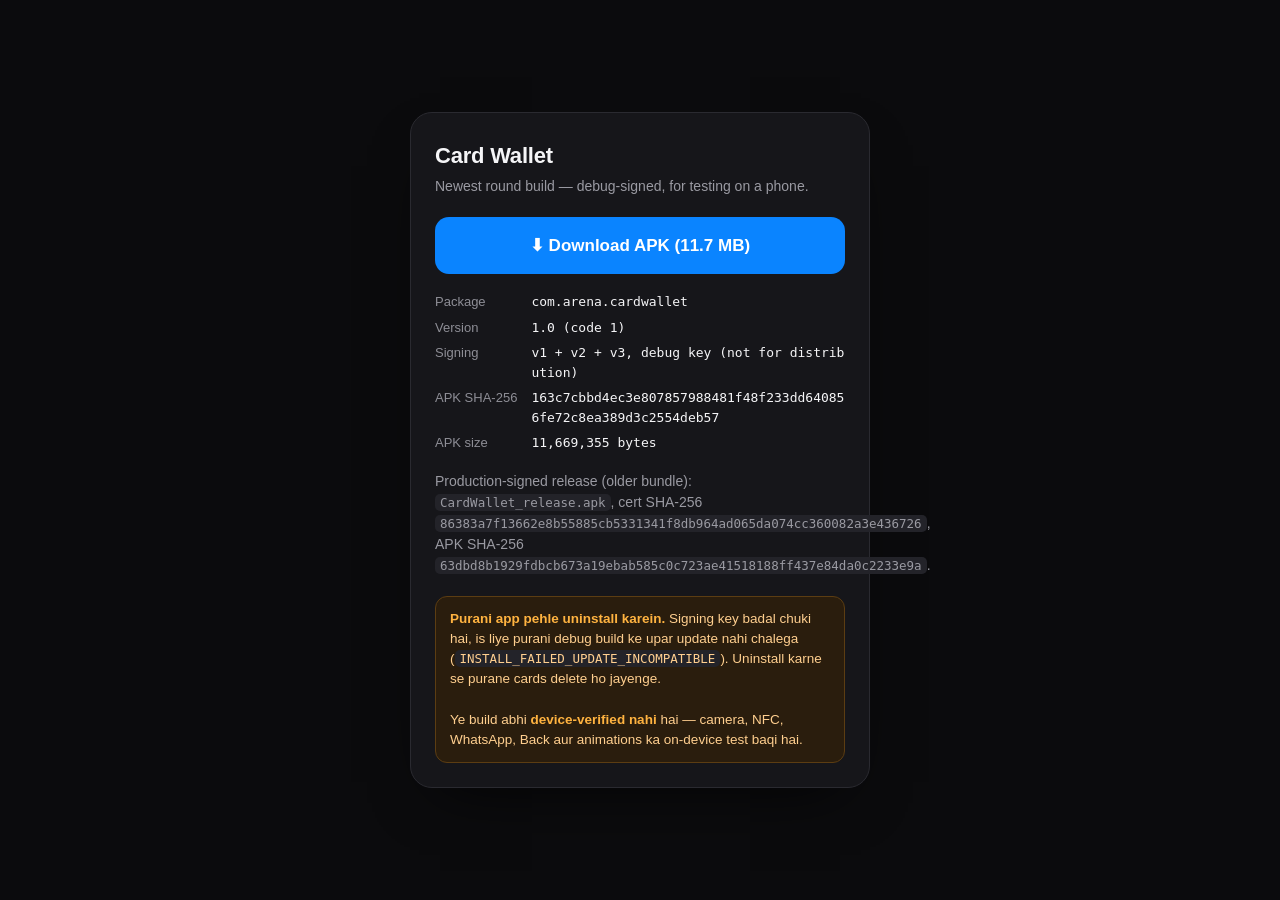
<file: download/index.html>
<!doctype html>
<html lang="en">
<head>
<meta charset="utf-8" />
<meta name="viewport" content="width=device-width, initial-scale=1" />
<title>Card Wallet — release APK</title>
<style>
  :root { color-scheme: light dark; }
  * { box-sizing: border-box; }
  body {
    margin: 0; min-height: 100vh; display: flex; align-items: center; justify-content: center;
    padding: 24px; background: #0b0b0d; color: #f5f5f7;
    font: 16px/1.5 -apple-system, BlinkMacSystemFont, "Segoe UI", Roboto, sans-serif;
  }
  .card {
    width: 100%; max-width: 460px; background: #16161a; border: 1px solid #2a2a30;
    border-radius: 22px; padding: 26px 24px 24px; box-shadow: 0 24px 60px -30px rgba(0,0,0,.9);
  }
  h1 { margin: 0 0 4px; font-size: 22px; letter-spacing: -.01em; }
  .sub { margin: 0 0 20px; color: #9a9aa2; font-size: 14px; }
  a.dl {
    display: block; text-align: center; text-decoration: none; background: #0a84ff; color: #fff;
    font-weight: 650; font-size: 17px; padding: 16px; border-radius: 14px; margin-bottom: 18px;
  }
  a.dl:active { opacity: .8; }
  dl { display: grid; grid-template-columns: auto 1fr; gap: 6px 14px; margin: 0 0 18px; font-size: 13px; }
  dt { color: #8e8e96; white-space: nowrap; }
  dd { margin: 0; word-break: break-all; font-family: ui-monospace, SFMono-Regular, Menlo, monospace; }
  .warn {
    background: #2a1d0d; border: 1px solid #5c3d12; color: #ffcf8f;
    border-radius: 12px; padding: 12px 14px; font-size: 13.5px;
  }
  .warn b { color: #ffb340; }
  code { background: #232329; padding: 1px 5px; border-radius: 5px; font-size: 12.5px; }
</style>
</head>
<body>
  <div class="card">
    <h1>Card Wallet</h1>
    <p class="sub">Newest round build — debug-signed, for testing on a phone.</p>

    <a class="dl" href="https://github.com/umarmajee8/Wallet-cards/raw/main/CardWallet_bottom_centered.apk" download>⬇ Download APK (11.7 MB)</a>

    <dl>
      <dt>Package</dt><dd>com.arena.cardwallet</dd>
      <dt>Version</dt><dd>1.0 (code 1)</dd>
      <dt>Signing</dt><dd>v1 + v2 + v3, debug key (not for distribution)</dd>
      <dt>APK SHA-256</dt><dd>163c7cbbd4ec3e807857988481f48f233dd640856fe72c8ea389d3c2554deb57</dd>
      <dt>APK size</dt><dd>11,669,355 bytes</dd>
    </dl>
    <p class="sub">Production-signed release (older bundle): <code>CardWallet_release.apk</code>,
    cert SHA-256 <code>86383a7f13662e8b55885cb5331341f8db964ad065da074cc360082a3e436726</code>,
    APK SHA-256 <code>63dbd8b1929fdbcb673a19ebab585c0c723ae41518188ff437e84da0c2233e9a</code>.</p>

    <div class="warn">
      <b>Purani app pehle uninstall karein.</b> Signing key badal chuki hai, is liye
      purani debug build ke upar update nahi chalega
      (<code>INSTALL_FAILED_UPDATE_INCOMPATIBLE</code>). Uninstall karne se purane
      cards delete ho jayenge.
      <br /><br />
      Ye build abhi <b>device-verified nahi</b> hai — camera, NFC, WhatsApp, Back aur
      animations ka on-device test baqi hai.
    </div>
  </div>
</body>
</html>
</file>
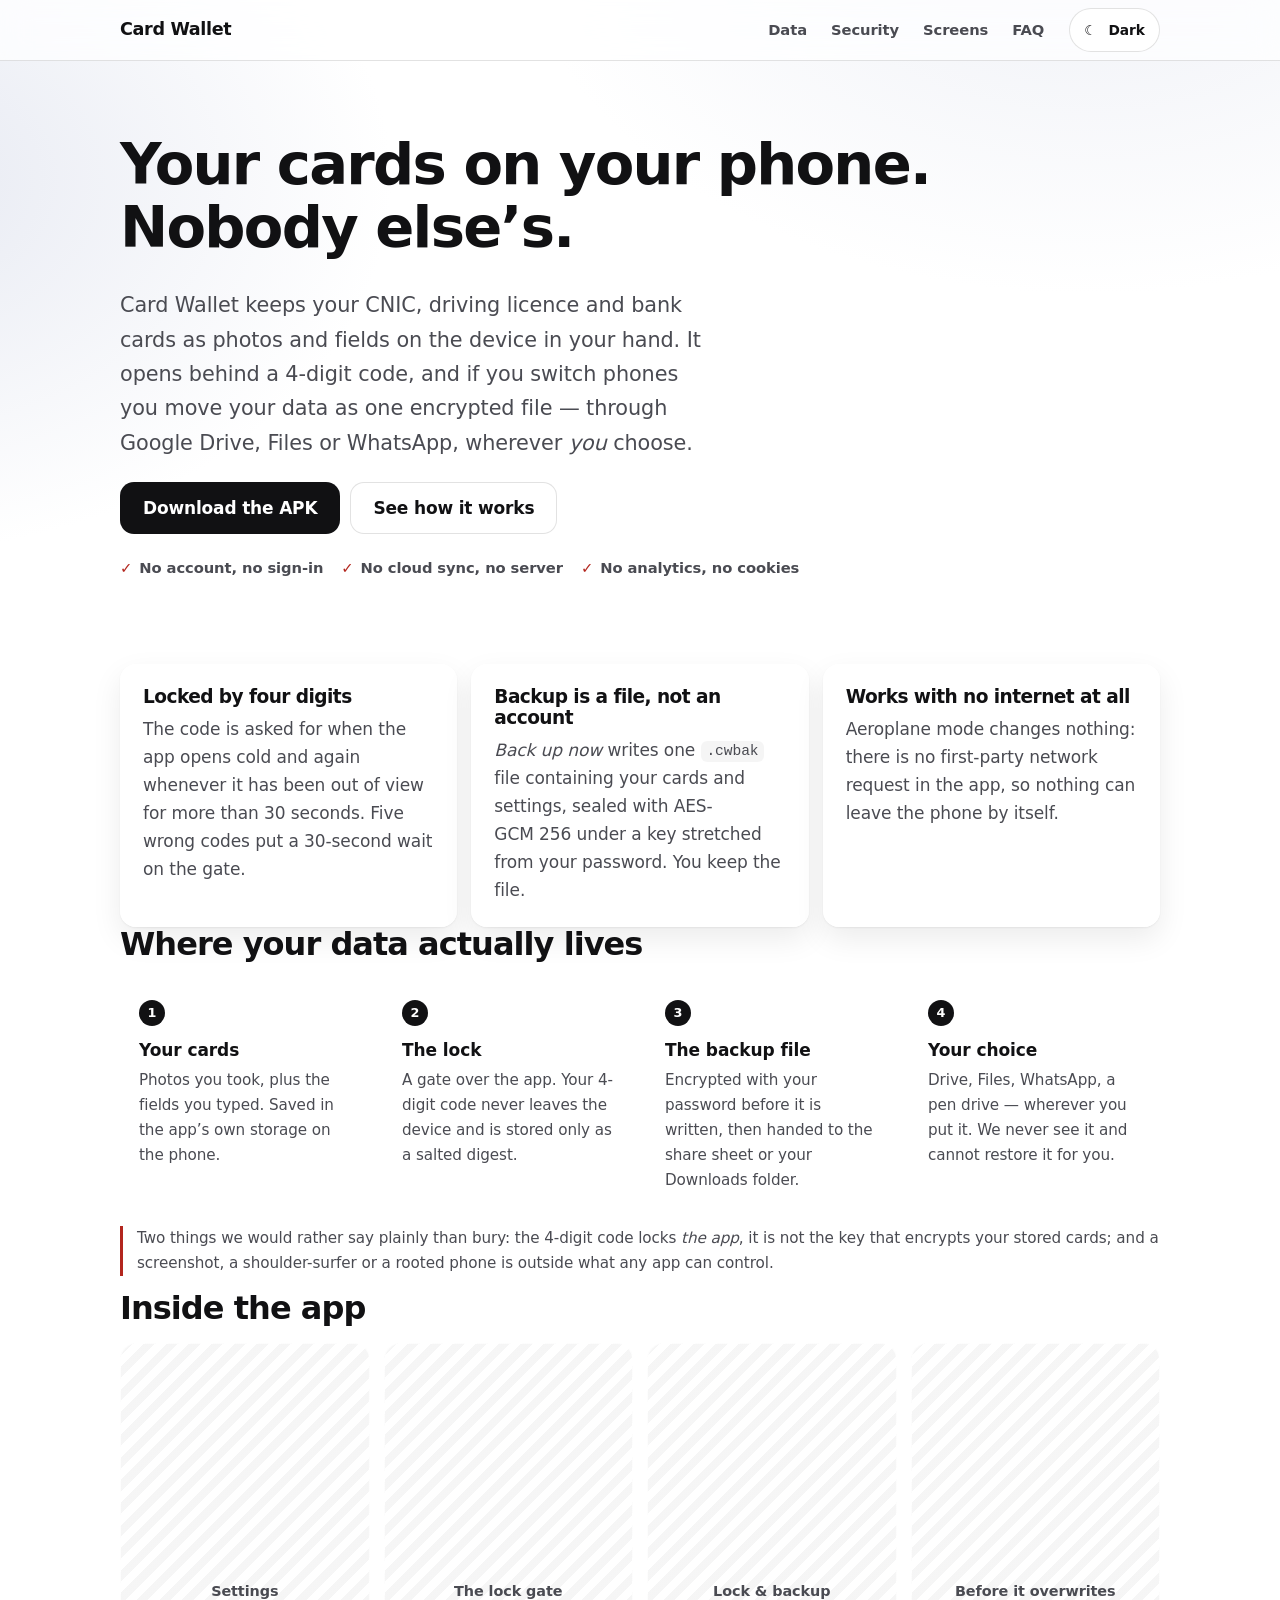
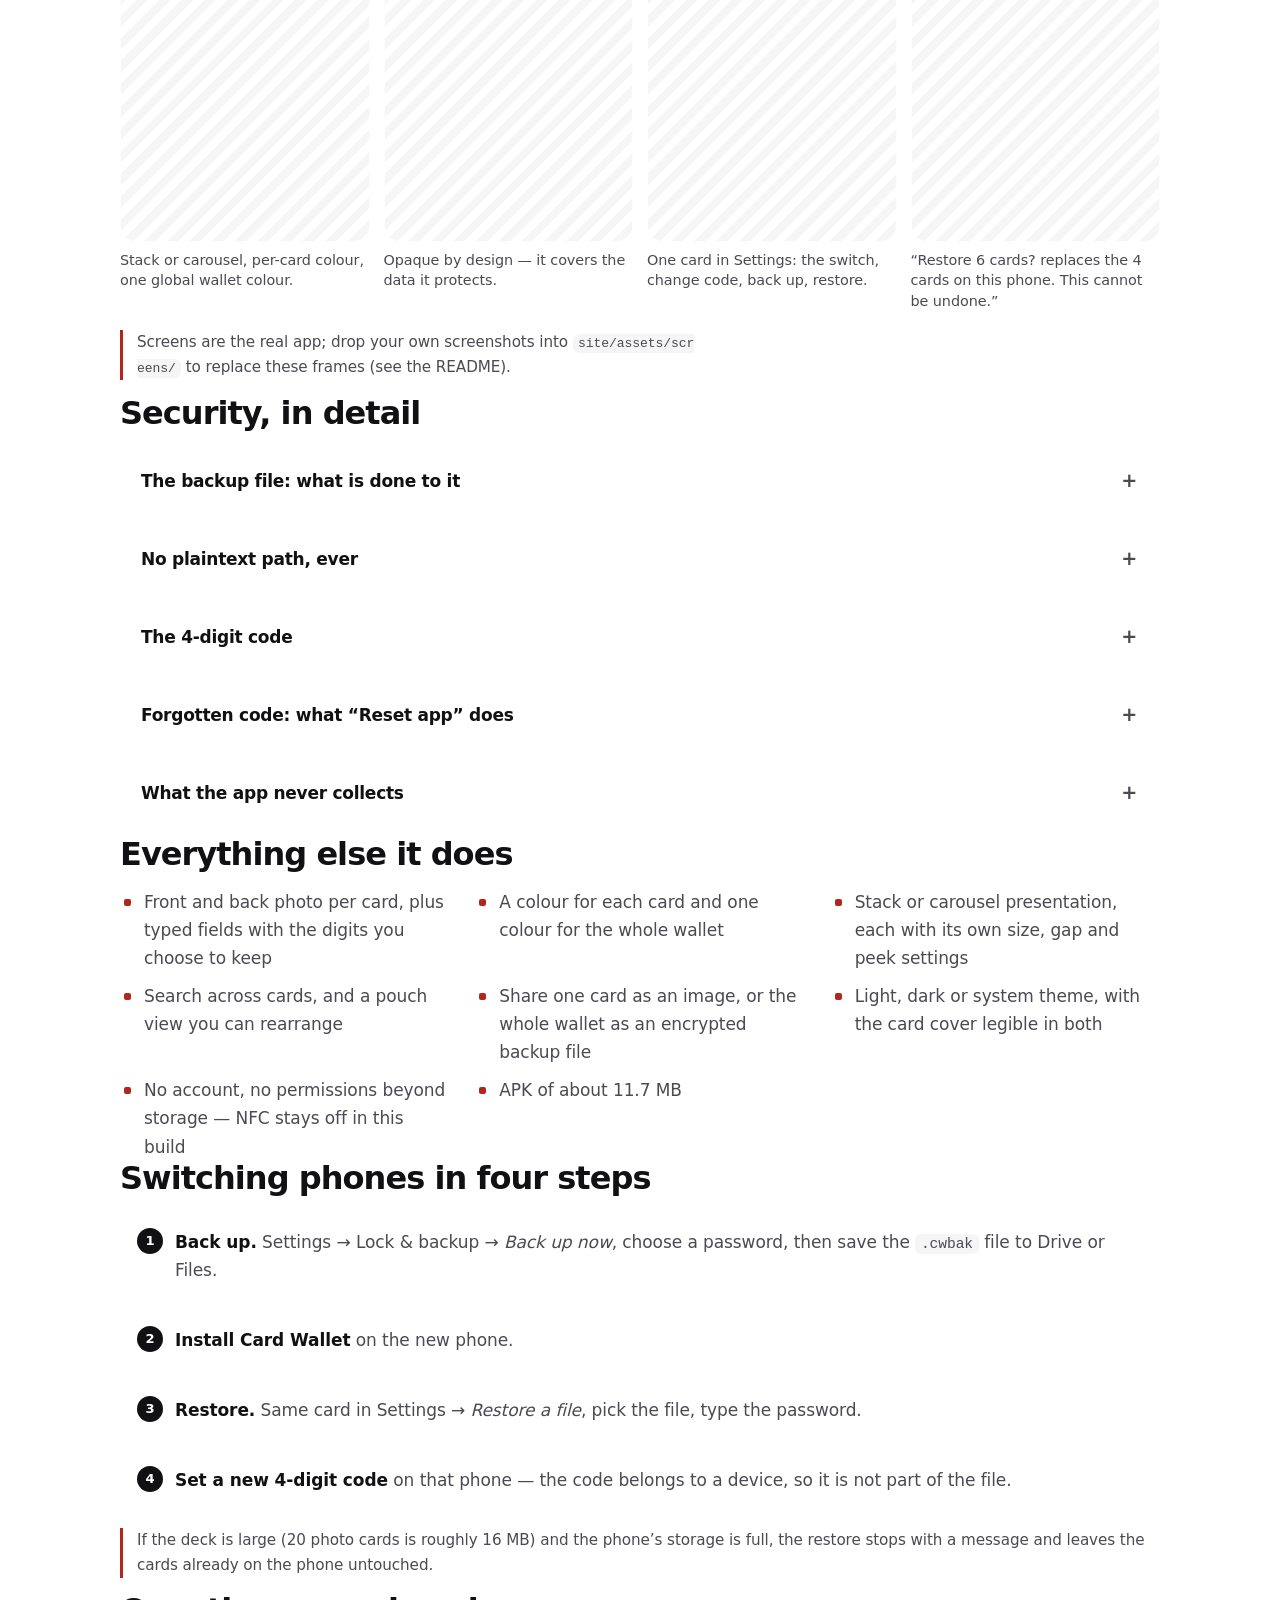
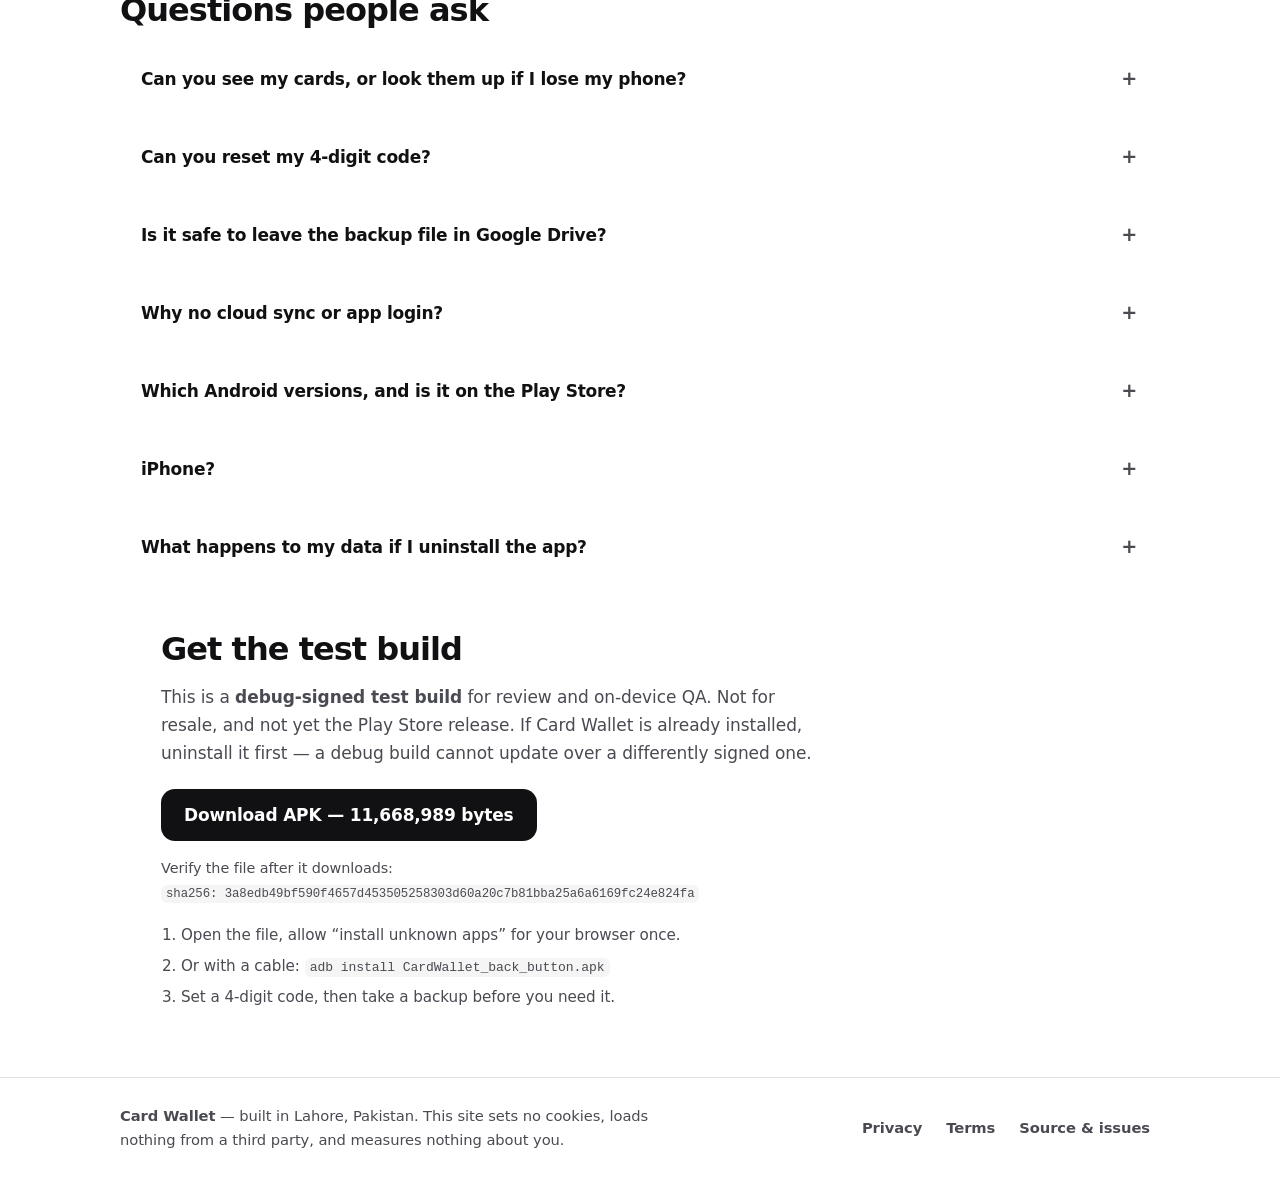
<file: site/index.html>
<!doctype html>
<html lang="en" data-theme="auto">
<head>
<meta charset="utf-8">
<meta name="viewport" content="width=device-width, initial-scale=1">
<title>Card Wallet — your cards on your phone, nobody else's</title>
<meta name="description" content="An offline Android wallet for your CNIC, licence and bank cards. A 4-digit app lock, encrypted backup files you keep yourself, no account and no cloud sync.">
<meta name="theme-color" content="#ffffff" media="(prefers-color-scheme: light)">
<meta name="theme-color" content="#0b0b0d" media="(prefers-color-scheme: dark)">
<link rel="canonical" href="https://umarmajee8.github.io/Wallet-cards/">
<link rel="icon" href="./assets/favicon.svg" type="image/svg+xml">
<link rel="stylesheet" href="./assets/site.css">
<meta property="og:type" content="website">
<meta property="og:site_name" content="Card Wallet">
<meta property="og:title" content="Card Wallet — your cards on your phone, nobody else's">
<meta property="og:description" content="Offline card and ID wallet for Android. 4-digit lock, encrypted backup file you keep yourself. No account, no cloud, no trackers.">
<meta property="og:url" content="https://umarmajee8.github.io/Wallet-cards/">
<meta property="og:image" content="https://umarmajee8.github.io/Wallet-cards/assets/og.png">
<meta name="twitter:card" content="summary_large_image">
<script>try{var m=localStorage.getItem("cw-site-theme");if(m==="dark"||(!m&&matchMedia("(prefers-color-scheme: dark)").matches))document.documentElement.classList.add("dark")}catch(e){}</script>
<script type="application/ld+json">
{
  "@context": "https://schema.org",
  "@type": "SoftwareApplication",
  "name": "Card Wallet",
  "applicationCategory": "FinanceApplication",
  "operatingSystem": "Android",
  "description": "An offline Android wallet for identity and bank cards, with a 4-digit app lock and user-held encrypted backup files. No account, no cloud sync, no analytics.",
  "url": "https://umarmajee8.github.io/Wallet-cards/",
  "downloadUrl": "https://github.com/umarmajee8/Wallet-cards/raw/main/CardWallet_back_button.apk",
  "fileSize": "11668989",
  "isAccessibleForFree": true,
  "offers": { "@type": "Offer", "price": "0", "priceCurrency": "PKR" }
}
</script>
</head>
<body>
<a class="skip" href="#main">Skip to content</a>

<header class="bar">
  <div class="wrap bar-in">
    <span class="wordmark">Card Wallet</span>
    <nav aria-label="Sections">
      <a href="#how">Data</a>
      <a href="#security">Security</a>
      <a href="#screens">Screens</a>
      <a href="#faq">FAQ</a>
    </nav>
    <button class="theme" id="themeBtn" type="button" aria-pressed="false">
      <span class="t-lab">Dark</span>
    </button>
  </div>
</header>

<main id="main">
  <section class="hero">
    <div class="wrap">
      <h1>Your cards on your phone.<br>Nobody else&rsquo;s.</h1>
      <p class="lede">Card Wallet keeps your CNIC, driving licence and bank cards as photos and fields on
        the device in your hand. It opens behind a 4-digit code, and if you switch phones you move your data
        as one encrypted file &mdash; through Google Drive, Files or WhatsApp, wherever <em>you</em> choose.</p>
      <div class="cta">
        <a class="btn primary" href="https://github.com/umarmajee8/Wallet-cards/raw/main/CardWallet_back_button.apk">Download the APK</a>
        <a class="btn" href="#how">See how it works</a>
      </div>
      <ul class="assur">
        <li>No account, no sign-in</li>
        <li>No cloud sync, no server</li>
        <li>No analytics, no cookies</li>
      </ul>
    </div>
  </section>

  <section class="wrap trio" id="features">
    <article class="card">
      <h2>Locked by four digits</h2>
      <p>The code is asked for when the app opens cold and again whenever it has been out of view for more
        than 30&nbsp;seconds. Five wrong codes put a 30-second wait on the gate.</p>
    </article>
    <article class="card">
      <h2>Backup is a file, not an account</h2>
      <p><em>Back up now</em> writes one <code>.cwbak</code> file containing your cards and settings, sealed
        with AES-GCM&nbsp;256 under a key stretched from your password. You keep the file.</p>
    </article>
    <article class="card">
      <h2>Works with no internet at all</h2>
      <p>Aeroplane mode changes nothing: there is no first-party network request in the app, so nothing can
        leave the phone by itself.</p>
    </article>
  </section>

  <section class="wrap flow" id="how">
    <h2>Where your data actually lives</h2>
    <ol class="steps-flow">
      <li><span class="n">1</span><strong>Your cards</strong><p>Photos you took, plus the fields you typed.
        Saved in the app&rsquo;s own storage on the phone.</p></li>
      <li><span class="n">2</span><strong>The lock</strong><p>A gate over the app. Your 4-digit code never
        leaves the device and is stored only as a salted digest.</p></li>
      <li><span class="n">3</span><strong>The backup file</strong><p>Encrypted with your password before it is
        written, then handed to the share sheet or your Downloads folder.</p></li>
      <li><span class="n">4</span><strong>Your choice</strong><p>Drive, Files, WhatsApp, a pen drive &mdash;
        wherever you put it. We never see it and cannot restore it for you.</p></li>
    </ol>
    <p class="note">Two things we would rather say plainly than bury: the 4-digit code locks <em>the app</em>,
      it is not the key that encrypts your stored cards; and a screenshot, a shoulder-surfer or a rooted phone
      is outside what any app can control.</p>
  </section>

  <section class="wrap screens" id="screens" aria-labelledby="screens-h">
    <h2 id="screens-h">Inside the app</h2>
    <div class="shots">
      <figure class="shot"><span class="ph" role="img" aria-label="Screenshot placeholder: the card pouch with three cards stacked">Settings</span><figcaption>Stack or carousel, per-card colour, one global wallet colour.</figcaption></figure>
      <figure class="shot"><span class="ph" role="img" aria-label="Screenshot placeholder: the 4-digit lock gate">The lock gate</span><figcaption>Opaque by design &mdash; it covers the data it protects.</figcaption></figure>
      <figure class="shot"><span class="ph" role="img" aria-label="Screenshot placeholder: the Lock and backup card in Settings">Lock &amp; backup</span><figcaption>One card in Settings: the switch, change code, back up, restore.</figcaption></figure>
      <figure class="shot"><span class="ph" role="img" aria-label="Screenshot placeholder: the restore confirmation dialog">Before it overwrites</span><figcaption>&ldquo;Restore 6 cards? replaces the 4 cards on this phone. This cannot be undone.&rdquo;</figcaption></figure>
    </div>
    <p class="note">Screens are the real app; drop your own screenshots into
      <code>site/assets/screens/</code> to replace these frames (see the README).</p>
  </section>

  <section class="wrap sec" id="security">
    <h2>Security, in detail</h2>
    <details>
      <summary>The backup file: what is done to it</summary>
      <p>Cards and settings are serialised, then encrypted with <strong>AES-GCM, 256-bit key</strong>. The key
        comes from your password through <strong>PBKDF2-SHA256, 150,000 rounds</strong> with a random salt; the
        salt, IV, algorithm and round count travel inside the file so any future version can open it. The
        password itself is never stored, so a lost backup password cannot be recovered &mdash; by us or by
        anyone else.</p>
    </details>
    <details>
      <summary>No plaintext path, ever</summary>
      <p>If a device cannot provide secure encryption, the app <strong>refuses to export</strong> and tells you
        why (its WebView needs updating). It will not quietly downgrade to an unencrypted file. A file without an
        encrypted block is refused on the way back in, for the same reason.</p>
    </details>
    <details>
      <summary>The 4-digit code</summary>
      <p>Stored on the device as a random salt plus a 600-round SHA-256 digest &mdash; never as the digits, and
        never in the backup file. That is why restoring on a new phone leaves the lock off: a new phone has to
        choose its own code. The digest is deliberately cheap so the gate does not delay the first frame on a
        slow phone; treat the code as a lock on the app, not as encryption of the stored data.</p>
    </details>
    <details>
      <summary>Forgotten code: what &ldquo;Reset app&rdquo; does</summary>
      <p>After five wrong codes the gate offers <em>Reset app</em>. It asks twice, says what it will erase, and
        then clears every card and setting on the phone. There is no backdoor and no support override by design
        &mdash; a hidden way in would be a hole for everybody else too. Your cards come back only if you have a
        backup file.</p>
    </details>
    <details>
      <summary>What the app never collects</summary>
      <p>No name, phone number, email, address book, location, analytics identifier or crash reporter. Card data
        is not uploaded. CVV and PIN are not asked for and not stored &mdash; the field is deliberately absent
        from the editor.</p>
    </details>
  </section>

  <section class="wrap feats">
    <h2>Everything else it does</h2>
    <ul>
      <li>Front and back photo per card, plus typed fields with the digits you choose to keep</li>
      <li>A colour for each card and one colour for the whole wallet</li>
      <li>Stack or carousel presentation, each with its own size, gap and peek settings</li>
      <li>Search across cards, and a pouch view you can rearrange</li>
      <li>Share one card as an image, or the whole wallet as an encrypted backup file</li>
      <li>Light, dark or system theme, with the card cover legible in both</li>
      <li>No account, no permissions beyond storage &mdash; NFC stays off in this build</li>
      <li>APK of about 11.7&nbsp;MB</li>
    </ul>
  </section>

  <section class="wrap swap">
    <h2>Switching phones in four steps</h2>
    <ol class="steps">
      <li><strong>Back up.</strong> Settings &rarr; Lock &amp; backup &rarr; <em>Back up now</em>, choose a
        password, then save the <code>.cwbak</code> file to Drive or Files.</li>
      <li><strong>Install Card Wallet</strong> on the new phone.</li>
      <li><strong>Restore.</strong> Same card in Settings &rarr; <em>Restore a file</em>, pick the file, type the
        password.</li>
      <li><strong>Set a new 4-digit code</strong> on that phone &mdash; the code belongs to a device, so it is not
        part of the file.</li>
    </ol>
    <p class="note">If the deck is large (20 photo cards is roughly 16&nbsp;MB) and the phone&rsquo;s storage is
      full, the restore stops with a message and leaves the cards already on the phone untouched.</p>
  </section>

  <section class="wrap faq" id="faq">
    <h2>Questions people ask</h2>
    <details>
      <summary>Can you see my cards, or look them up if I lose my phone?</summary>
      <p>No. There is no server behind the app, so there is nothing for us to look in.</p>
    </details>
    <details>
      <summary>Can you reset my 4-digit code?</summary>
      <p>No, and that is not us being unhelpful &mdash; the code is checked against a value on your phone only, so
        any way in for support would also be a way in for an attacker. You can turn the lock off in Settings as
        long as you can get in.</p>
    </details>
    <details>
      <summary>Is it safe to leave the backup file in Google Drive?</summary>
      <p>The file is encrypted with your password before it is written, so the copy in Drive is unreadable
        without that password. Treat the password as part of the backup: lose it and the file is useless.</p>
    </details>
    <details>
      <summary>Why no cloud sync or app login?</summary>
      <p>Sync means somebody&rsquo;s server holds your ID photos and an account to break into. A file you keep
        yourself is smaller trouble: nothing leaves the phone unless you send it, and you can delete or move it
        whenever you like.</p>
    </details>
    <details>
      <summary>Which Android versions, and is it on the Play Store?</summary>
      <p>Right now it is a directly installed APK of about 11.7&nbsp;MB; the store listing has not happened yet.
        The minimum Android version is set by <code>minSdkVersion</code> in the Android project and will be stated
        on the store page.</p>
    </details>
    <details>
      <summary>iPhone?</summary>
      <p>Not today. The app is built as an Android package.</p>
    </details>
    <details>
      <summary>What happens to my data if I uninstall the app?</summary>
      <p>It is removed with the app&rsquo;s storage, which is exactly why the backup file exists. Take the backup
        before you uninstall &mdash; system backup (<code>allowBackup</code>) is switched off in the manifest so
        card data is not copied to Google&rsquo;s storage behind your back.</p>
    </details>
  </section>

  <section class="wrap get" id="download">
    <div class="glass get-in">
      <h2>Get the test build</h2>
      <p>This is a <strong>debug-signed test build</strong> for review and on-device QA. Not for resale, and not
        yet the Play Store release. If Card Wallet is already installed, uninstall it first &mdash; a debug build
        cannot update over a differently signed one.</p>
      <div class="cta">
        <a class="btn primary" href="https://github.com/umarmajee8/Wallet-cards/raw/main/CardWallet_back_button.apk">Download APK &mdash; 11,668,989 bytes</a>
      </div>
      <p class="hash">Verify the file after it downloads:<br>
        <code>sha256: 3a8edb49bf590f4657d453505258303d60a20c7b81bba25a6a6169fc24e824fa</code></p>
      <ol class="install">
        <li>Open the file, allow &ldquo;install unknown apps&rdquo; for your browser once.</li>
        <li>Or with a cable: <code>adb install CardWallet_back_button.apk</code></li>
        <li>Set a 4-digit code, then take a backup before you need it.</li>
      </ol>
    </div>
  </section>
</main>

<footer class="foot">
  <div class="wrap foot-in">
    <p><strong>Card Wallet</strong> &mdash; built in Lahore, Pakistan. This site sets no cookies, loads nothing
      from a third party, and measures nothing about you.</p>
    <nav aria-label="Site">
      <a href="./privacy.html">Privacy</a>
      <a href="./terms.html">Terms</a>
      <a href="https://github.com/umarmajee8/Wallet-cards">Source &amp; issues</a>
    </nav>
  </div>
</footer>
<script src="./assets/site.js" defer></script>
</body>
</html>
</file>
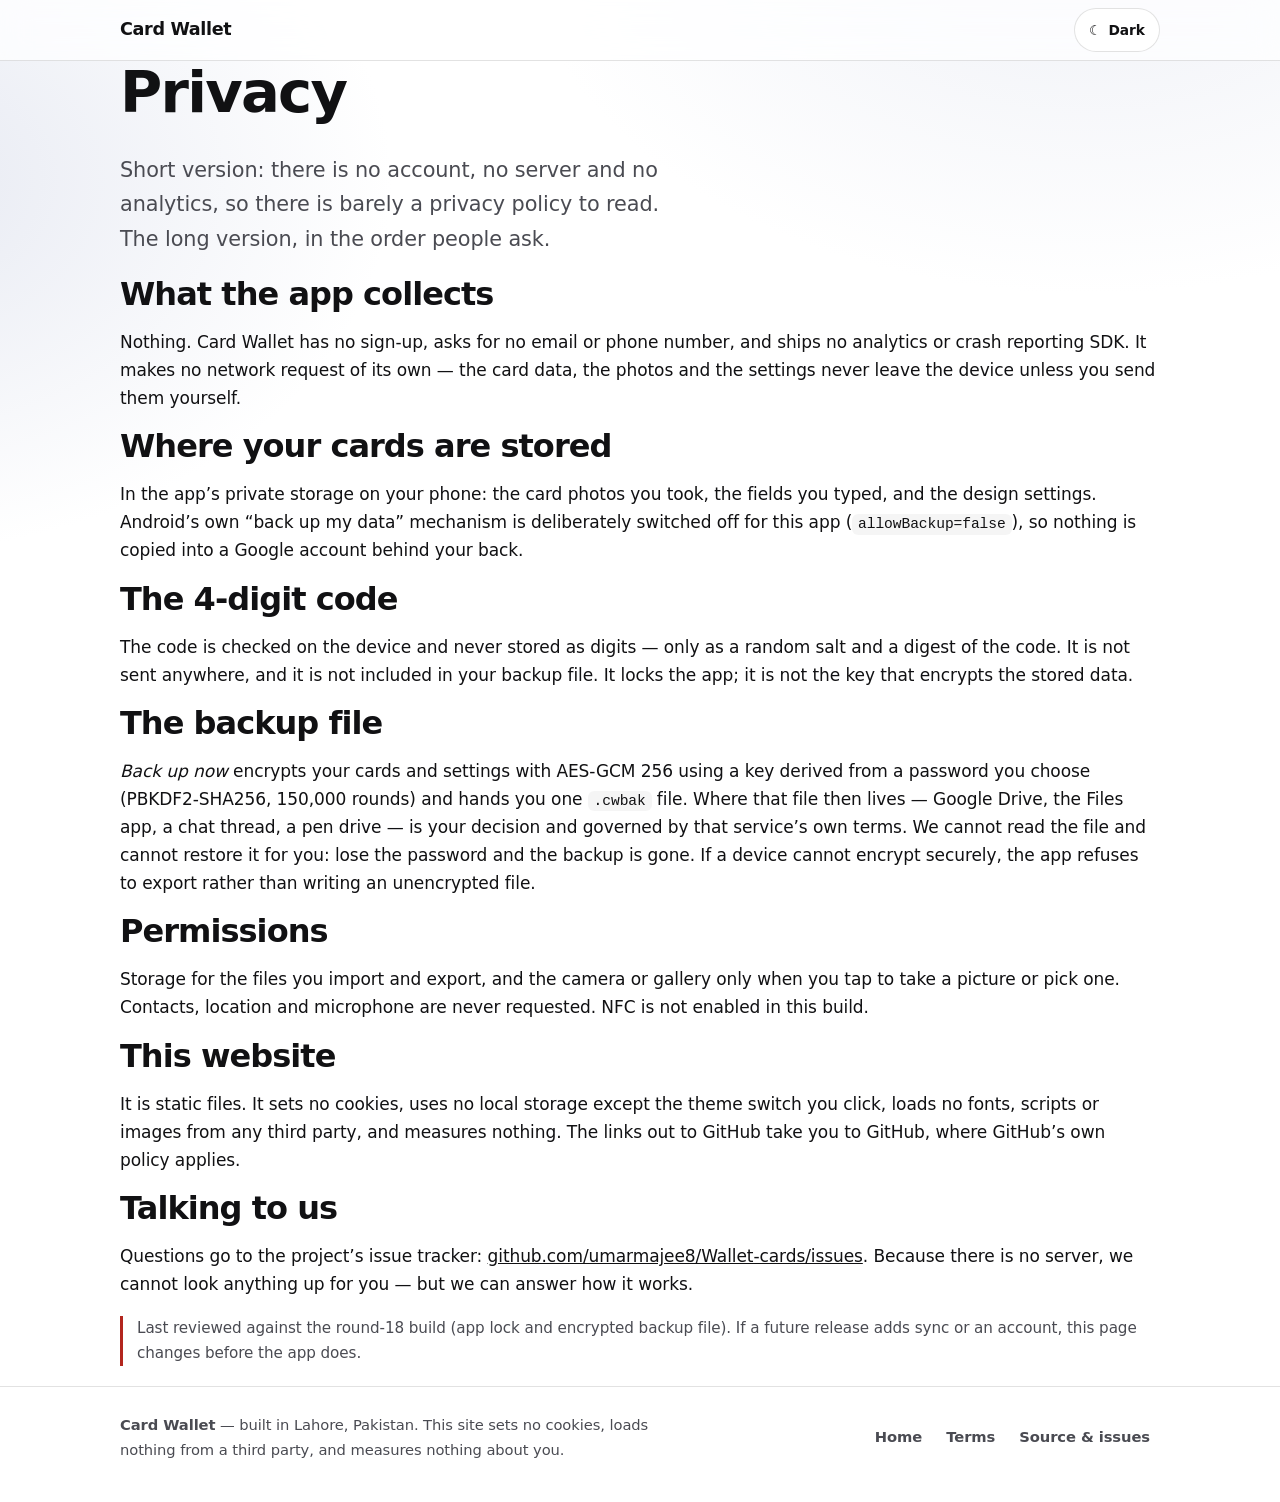
<file: site/privacy.html>
<!doctype html>
<html lang="en" data-theme="auto">
<head>
<meta charset="utf-8">
<meta name="viewport" content="width=device-width, initial-scale=1">
<title>Privacy — Card Wallet</title>
<meta name="description" content="What Card Wallet collects: nothing. How your cards are stored: on your phone. What this website does: sets no cookies and loads nothing from a third party.">
<meta name="theme-color" content="#ffffff" media="(prefers-color-scheme: light)">
<meta name="theme-color" content="#0b0b0d" media="(prefers-color-scheme: dark)">
<link rel="canonical" href="https://umarmajee8.github.io/Wallet-cards/privacy.html">
<link rel="icon" href="./assets/favicon.svg" type="image/svg+xml">
<link rel="stylesheet" href="./assets/site.css">
<script>try{var m=localStorage.getItem("cw-site-theme");if(m==="dark"||(!m&&matchMedia("(prefers-color-scheme: dark)").matches))document.documentElement.classList.add("dark")}catch(e){}</script>
</head>
<body>
<a class="skip" href="#main">Skip to content</a>
<header class="bar">
  <div class="wrap bar-in">
    <a class="wordmark" href="./" style="text-decoration:none">Card Wallet</a>
    <button class="theme" id="themeBtn" type="button" aria-pressed="false"><span class="t-lab">Dark</span></button>
  </div>
</header>

<main id="main">
  <section class="wrap">
    <h1>Privacy</h1>
    <p class="lede">Short version: there is no account, no server and no analytics, so there is barely a privacy
      policy to read. The long version, in the order people ask.</p>

    <h2>What the app collects</h2>
    <p>Nothing. Card Wallet has no sign-up, asks for no email or phone number, and ships no analytics or crash
      reporting SDK. It makes no network request of its own &mdash; the card data, the photos and the settings
      never leave the device unless you send them yourself.</p>

    <h2>Where your cards are stored</h2>
    <p>In the app&rsquo;s private storage on your phone: the card photos you took, the fields you typed, and the
      design settings. Android&rsquo;s own &ldquo;back up my data&rdquo; mechanism is deliberately switched off for
      this app (<code>allowBackup=false</code>), so nothing is copied into a Google account behind your back.</p>

    <h2>The 4-digit code</h2>
    <p>The code is checked on the device and never stored as digits &mdash; only as a random salt and a digest of
      the code. It is not sent anywhere, and it is not included in your backup file. It locks the app; it is not
      the key that encrypts the stored data.</p>

    <h2>The backup file</h2>
    <p><em>Back up now</em> encrypts your cards and settings with AES-GCM&nbsp;256 using a key derived from a
      password you choose (PBKDF2-SHA256, 150,000 rounds) and hands you one <code>.cwbak</code> file. Where that
      file then lives &mdash; Google Drive, the Files app, a chat thread, a pen drive &mdash; is your decision and
      governed by that service&rsquo;s own terms. We cannot read the file and cannot restore it for you: lose the
      password and the backup is gone. If a device cannot encrypt securely, the app refuses to export rather than
      writing an unencrypted file.</p>

    <h2>Permissions</h2>
    <p>Storage for the files you import and export, and the camera or gallery only when you tap to take a picture
      or pick one. Contacts, location and microphone are never requested. NFC is not enabled in this build.</p>

    <h2>This website</h2>
    <p>It is static files. It sets no cookies, uses no local storage except the theme switch you click, loads no
      fonts, scripts or images from any third party, and measures nothing. The links out to GitHub take you to
      GitHub, where GitHub&rsquo;s own policy applies.</p>

    <h2>Talking to us</h2>
    <p>Questions go to the project&rsquo;s issue tracker:
      <a href="https://github.com/umarmajee8/Wallet-cards/issues">github.com/umarmajee8/Wallet-cards/issues</a>.
      Because there is no server, we cannot look anything up for you &mdash; but we can answer how it works.</p>

    <p class="note">Last reviewed against the round-18 build (app lock and encrypted backup file). If a future
      release adds sync or an account, this page changes before the app does.</p>
  </section>
</main>

<footer class="foot">
  <div class="wrap foot-in">
    <p><strong>Card Wallet</strong> &mdash; built in Lahore, Pakistan. This site sets no cookies, loads nothing
      from a third party, and measures nothing about you.</p>
    <nav aria-label="Site">
      <a href="./">Home</a>
      <a href="./terms.html">Terms</a>
      <a href="https://github.com/umarmajee8/Wallet-cards">Source &amp; issues</a>
    </nav>
  </div>
</footer>
<script src="./assets/site.js" defer></script>
</body>
</html>
</file>
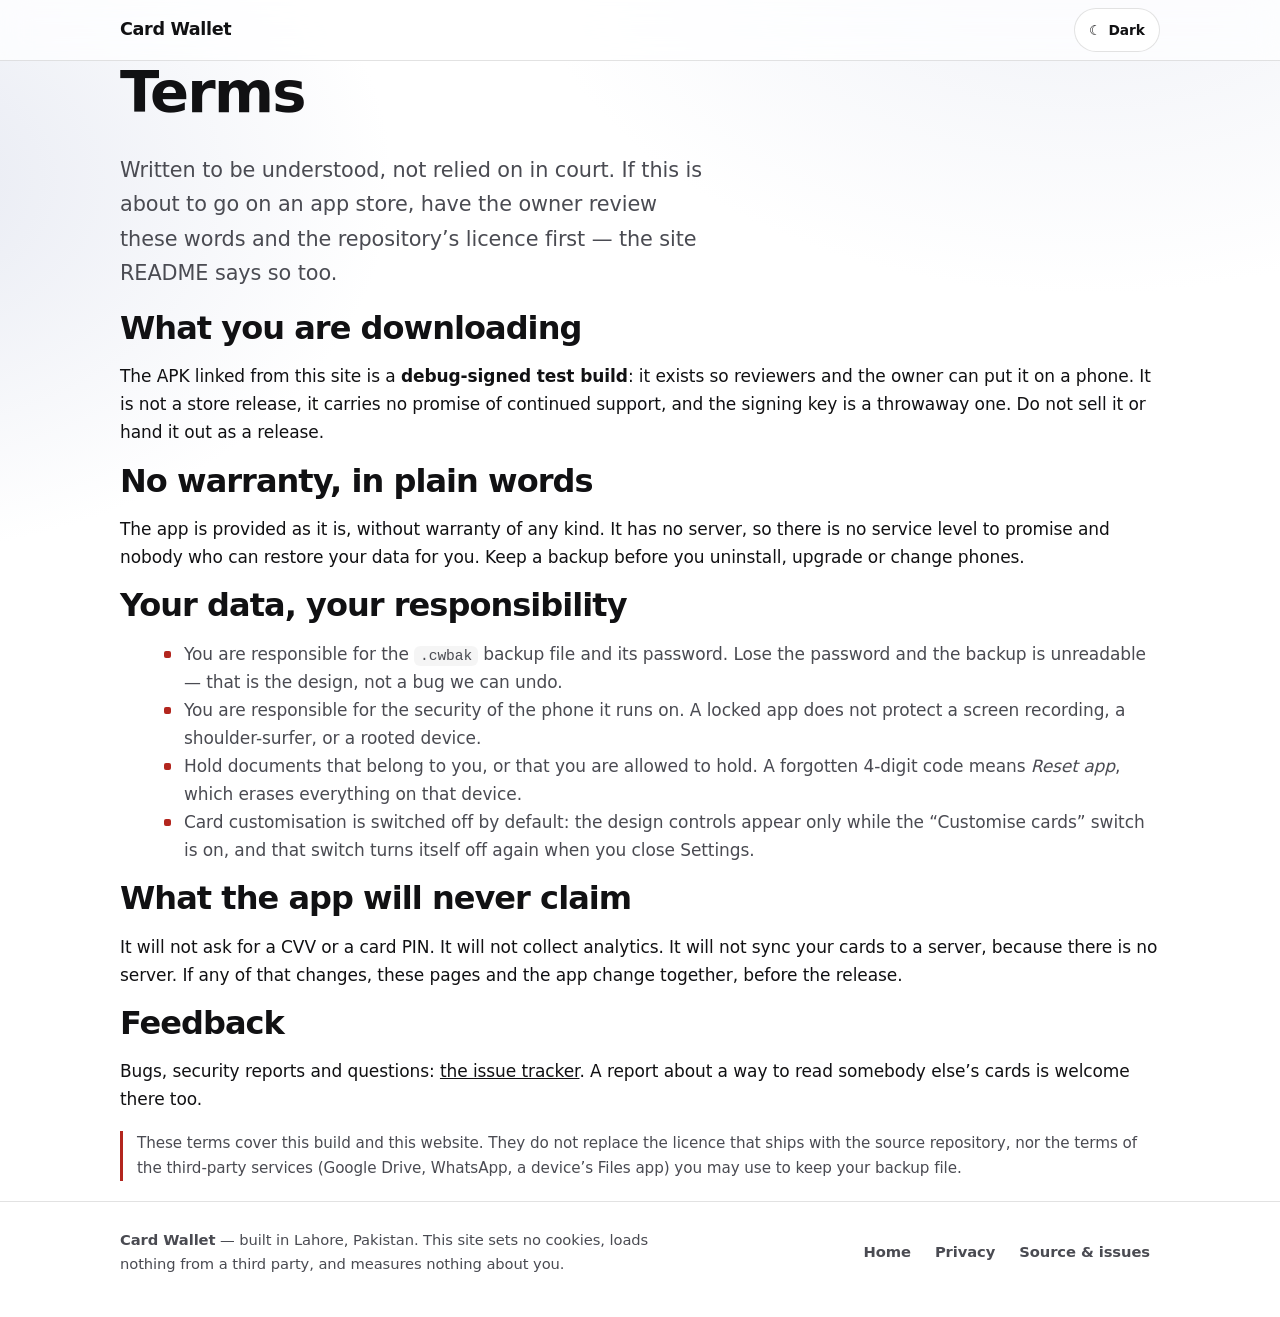
<file: site/terms.html>
<!doctype html>
<html lang="en" data-theme="auto">
<head>
<meta charset="utf-8">
<meta name="viewport" content="width=device-width, initial-scale=1">
<title>Terms — Card Wallet</title>
<meta name="description" content="What this build is, what it does not promise, and what stays in your hands: the backup file and its password.">
<meta name="theme-color" content="#ffffff" media="(prefers-color-scheme: light)">
<meta name="theme-color" content="#0b0b0d" media="(prefers-color-scheme: dark)">
<link rel="canonical" href="https://umarmajee8.github.io/Wallet-cards/terms.html">
<link rel="icon" href="./assets/favicon.svg" type="image/svg+xml">
<link rel="stylesheet" href="./assets/site.css">
<script>try{var m=localStorage.getItem("cw-site-theme");if(m==="dark"||(!m&&matchMedia("(prefers-color-scheme: dark)").matches))document.documentElement.classList.add("dark")}catch(e){}</script>
</head>
<body>
<a class="skip" href="#main">Skip to content</a>
<header class="bar">
  <div class="wrap bar-in">
    <a class="wordmark" href="./" style="text-decoration:none">Card Wallet</a>
    <button class="theme" id="themeBtn" type="button" aria-pressed="false"><span class="t-lab">Dark</span></button>
  </div>
</header>

<main id="main">
  <section class="wrap">
    <h1>Terms</h1>
    <p class="lede">Written to be understood, not relied on in court. If this is about to go on an app store,
      have the owner review these words and the repository&rsquo;s licence first &mdash; the site README says so
      too.</p>

    <h2>What you are downloading</h2>
    <p>The APK linked from this site is a <strong>debug-signed test build</strong>: it exists so reviewers and
      the owner can put it on a phone. It is not a store release, it carries no promise of continued support, and
      the signing key is a throwaway one. Do not sell it or hand it out as a release.</p>

    <h2>No warranty, in plain words</h2>
    <p>The app is provided as it is, without warranty of any kind. It has no server, so there is no service
      level to promise and nobody who can restore your data for you. Keep a backup before you uninstall,
      upgrade or change phones.</p>

    <h2>Your data, your responsibility</h2>
    <ul class="feats">
      <li>You are responsible for the <code>.cwbak</code> backup file and its password. Lose the password and
        the backup is unreadable &mdash; that is the design, not a bug we can undo.</li>
      <li>You are responsible for the security of the phone it runs on. A locked app does not protect a screen
        recording, a shoulder-surfer, or a rooted device.</li>
      <li>Hold documents that belong to you, or that you are allowed to hold. A forgotten 4-digit code means
        <em>Reset app</em>, which erases everything on that device.</li>
      <li>Card customisation is switched off by default: the design controls appear only while the
        &ldquo;Customise cards&rdquo; switch is on, and that switch turns itself off again when you close
        Settings.</li>
    </ul>

    <h2>What the app will never claim</h2>
    <p>It will not ask for a CVV or a card PIN. It will not collect analytics. It will not sync your cards to a
      server, because there is no server. If any of that changes, these pages and the app change together,
      before the release.</p>

    <h2>Feedback</h2>
    <p>Bugs, security reports and questions: <a
      href="https://github.com/umarmajee8/Wallet-cards/issues">the issue tracker</a>. A report about a way to
      read somebody else&rsquo;s cards is welcome there too.</p>

    <p class="note">These terms cover this build and this website. They do not replace the licence that ships
      with the source repository, nor the terms of the third-party services (Google Drive, WhatsApp, a
      device&rsquo;s Files app) you may use to keep your backup file.</p>
  </section>
</main>

<footer class="foot">
  <div class="wrap foot-in">
    <p><strong>Card Wallet</strong> &mdash; built in Lahore, Pakistan. This site sets no cookies, loads nothing
      from a third party, and measures nothing about you.</p>
    <nav aria-label="Site">
      <a href="./">Home</a>
      <a href="./privacy.html">Privacy</a>
      <a href="https://github.com/umarmajee8/Wallet-cards">Source &amp; issues</a>
    </nav>
  </div>
</footer>
<script src="./assets/site.js" defer></script>
</body>
</html>
</file>
<file: site/assets/site.css>
/* Card Wallet marketing site — styles
   The rules here are the app's own glass rules, carried over: glass is the frame, never the text.
   Light is the default theme. Blur appears only on the header bar and the download panel; every card that
   carries body copy is a near-opaque tinted surface, which is what keeps contrast measurable (see
   tools/contrast.py — the numbers in the README come from that file, not from optimism).
   No colour literals appear in the components: they all read these tokens. */

:root {
  --paper: #ffffff;
  --bg-a: #eef0f6;
  --bg-b: #e6e9f2;
  --ink: #111113;
  --muted: #4a4b52;
  --line: rgba(17, 17, 19, 0.12);
  --card: rgba(255, 255, 255, 0.86);
  --card-line: rgba(255, 255, 255, 0.7);
  --glass: rgba(255, 255, 255, 0.72);
  --solid: #111113;
  --on-solid: #ffffff;
  --tint: rgba(17, 17, 19, 0.04);
  --danger: #ff453a;
  --danger-ink: #b3261e;
  --shadow: 0 1px 2px rgba(17, 17, 19, 0.06), 0 12px 30px rgba(17, 17, 19, 0.08);
  --blur: 14px;
  --r: 16px;
  --ease: cubic-bezier(0.22, 0.61, 0.36, 1);
}
html.dark {
  --paper: #0b0b0d;
  --bg-a: #101013;
  --bg-b: #0a0a0c;
  --ink: #f2f2f5;
  --muted: #a9aab3;
  --line: rgba(255, 255, 255, 0.14);
  --card: rgba(255, 255, 255, 0.07);
  --card-line: rgba(255, 255, 255, 0.1);
  --glass: rgba(255, 255, 255, 0.06);
  --solid: #ffffff;
  --on-solid: #111113;
  --tint: rgba(255, 255, 255, 0.06);
  --danger: #ff6961;
  --danger-ink: #ff6961;
  --shadow: 0 1px 2px rgba(0, 0, 0, 0.4), 0 14px 34px rgba(0, 0, 0, 0.45);
}

* { box-sizing: border-box; }
html { -webkit-text-size-adjust: 100%; scroll-behavior: smooth; }
@media (prefers-reduced-motion: reduce) { html { scroll-behavior: auto; } }

body {
  margin: 0;
  background: var(--paper);
  color: var(--ink);
  font: 400 17px/1.65 ui-sans-serif, system-ui, -apple-system, "Segoe UI", Roboto, "Noto Sans", sans-serif;
  letter-spacing: -0.005em;
  background-image: radial-gradient(60rem 40rem at 85% -10%, var(--bg-a), transparent 60%),
                    radial-gradient(50rem 36rem at -10% 20%, var(--bg-b), transparent 65%);
  background-repeat: no-repeat;
  background-attachment: fixed;
}

h1, h2 { font-weight: 750; letter-spacing: -0.03em; line-height: 1.1; margin: 0 0 0.5em; }
h1 { font-size: clamp(2.15rem, 1.35rem + 3.6vw, 3.6rem); }
h2 { font-size: clamp(1.4rem, 1.05rem + 1.5vw, 2rem); }
h3 { font-size: 1.05rem; margin: 0 0 0.35em; font-weight: 700; letter-spacing: -0.02em; }
p { margin: 0 0 1em; }
a { color: inherit; }
code {
  font: 500 0.86em/1.4 ui-monospace, SFMono-Regular, "SF Mono", Menlo, Consolas, monospace;
  background: var(--tint); border-radius: 6px; padding: 0.15em 0.4em; word-break: break-all;
}
.wrap { width: 100%; max-width: 1080px; margin: 0 auto; padding: 0 20px; }
section { padding: clamp(40px, 7vw, 84px) 0; }

.skip {
  position: absolute; left: 12px; top: -60px; z-index: 20;
  background: var(--solid); color: var(--on-solid); padding: 10px 16px; border-radius: 10px;
  transition: top 0.16s var(--ease);
}
.skip:focus { top: 12px; }
:focus-visible { outline: 3px solid var(--danger); outline-offset: 2px; border-radius: 6px; }

/* header — the one small surface that earns a strong blur, like the app's dock */
.bar {
  position: sticky; top: 0; z-index: 10;
  border-bottom: 1px solid var(--line);
  background: var(--glass);
  -webkit-backdrop-filter: blur(var(--blur)) saturate(1.7);
  backdrop-filter: blur(var(--blur)) saturate(1.7);
}
.bar-in { display: flex; align-items: center; gap: 14px; min-height: 60px; }
.wordmark { font-weight: 750; font-size: 1.1rem; letter-spacing: -0.02em; margin-right: auto; }
.bar nav { display: flex; gap: 2px; flex-wrap: wrap; }
.bar nav a {
  text-decoration: none; color: var(--muted); font-size: 0.92rem; font-weight: 600;
  padding: 10px 11px; border-radius: 10px; min-height: 44px; display: inline-flex; align-items: center;
}
.bar nav a:hover { color: var(--ink); background: var(--tint); }
.theme {
  appearance: none; border: 1px solid var(--line); background: var(--card); color: var(--ink);
  font: inherit; font-size: 0.86rem; font-weight: 650; padding: 0 14px; min-height: 44px;
  border-radius: 999px; cursor: pointer;
}
.theme::before { content: "\263E"; margin-right: 7px; }
html.dark .theme::before { content: "\2600"; }
@media (max-width: 620px) { .theme .t-lab { position: absolute; width: 1px; overflow: hidden; clip-path: inset(50%); } .theme { padding: 0 12px; } }

/* hero */
.hero { padding-top: clamp(36px, 6vw, 72px); }
.lede { font-size: clamp(1.05rem, 0.98rem + 0.5vw, 1.3rem); color: var(--muted); max-width: 44ch; }
.cta { display: flex; flex-wrap: wrap; gap: 10px; margin: 22px 0 4px; }
.btn {
  text-decoration: none; display: inline-flex; align-items: center; justify-content: center;
  min-height: 52px; padding: 0 22px; border-radius: 14px; font-weight: 700; letter-spacing: -0.01em;
  border: 1px solid var(--line); background: var(--card); color: var(--ink);
  transition: transform 0.16s var(--ease), background-color 0.16s var(--ease);
}
.btn:hover { transform: translateY(-1px); }
.btn:active { transform: translateY(0) scale(0.99); }
.btn.primary { background: var(--solid); color: var(--on-solid); border-color: transparent; }
.assur { list-style: none; display: flex; flex-wrap: wrap; gap: 8px 18px; padding: 18px 0 0; margin: 0; color: var(--muted); font-size: 0.92rem; font-weight: 600; }
.assur li::before { content: "\2713"; color: var(--danger-ink); margin-right: 7px; font-weight: 800; }
html.dark .assur li::before { color: var(--danger); }

/* cards / tiers */
.card, .glass, details { background: var(--card); border: 1px solid var(--card-line); border-radius: var(--r); }
.card { padding: 22px; box-shadow: var(--shadow); }
.card p { margin: 0; color: var(--muted); }
.card h2 { font-size: 1.16rem; margin-bottom: 0.4em; }
.trio { display: grid; gap: 14px; grid-template-columns: repeat(auto-fit, minmax(258px, 1fr)); }

/* data flow */
.steps-flow { list-style: none; margin: 0; padding: 0; display: grid; gap: 12px; grid-template-columns: repeat(auto-fit, minmax(215px, 1fr)); }
.steps-flow li { background: var(--card); border: 1px solid var(--card-line); border-radius: var(--r); padding: 18px 18px 14px; }
.steps-flow .n { display: inline-grid; place-items: center; width: 26px; height: 26px; border-radius: 999px; background: var(--solid); color: var(--on-solid); font-size: 0.8rem; font-weight: 750; margin-bottom: 10px; }
.steps-flow strong { display: block; margin-bottom: 4px; }
.steps-flow p { margin: 0; color: var(--muted); font-size: 0.95rem; }
.note { color: var(--muted); font-size: 0.95rem; border-left: 3px solid var(--danger-ink); padding-left: 14px; margin-top: 18px; }
html.dark .note { border-left-color: var(--danger); }

/* screens */
.shots { display: grid; gap: 14px; grid-template-columns: repeat(auto-fit, minmax(190px, 1fr)); }
.shot { margin: 0; }
.shot .ph {
  display: grid; place-items: center; aspect-ratio: 9 / 18; color: var(--muted);
  font-size: 0.9rem; font-weight: 700; border-radius: var(--r);
  border: 1px solid var(--card-line); background-color: var(--card);
  background-image: repeating-linear-gradient(135deg, var(--tint) 0 8px, transparent 8px 16px);
}
.shot figcaption { color: var(--muted); font-size: 0.9rem; margin-top: 8px; line-height: 1.45; }
.screens .note { max-width: 60ch; }
.shots img { width: 100%; display: block; border-radius: var(--r); border: 1px solid var(--card-line); }

/* disclosure rows */
.sec details, .faq details { padding: 4px 20px; margin: 0 0 10px; }
summary {
  cursor: pointer; list-style: none; font-weight: 700; letter-spacing: -0.015em;
  padding: 15px 30px 15px 0; min-height: 52px; display: flex; align-items: center; position: relative;
}
summary::-webkit-details-marker { display: none; }
summary::after { content: "+"; position: absolute; right: 2px; top: 50%; transform: translateY(-52%); font-weight: 600; color: var(--muted); font-size: 1.2rem; }
details[open] summary::after { content: "\2013"; }
details p { color: var(--muted); padding-bottom: 16px; margin: 0; max-width: 68ch; }
details strong { color: var(--ink); }

/* feature list */
.feats ul { margin: 0; padding: 0; list-style: none; display: grid; gap: 10px 26px; grid-template-columns: repeat(auto-fit, minmax(300px, 1fr)); }
.feats li { padding-left: 24px; position: relative; color: var(--muted); }
.feats li::before { content: ""; position: absolute; left: 4px; top: 0.62em; width: 7px; height: 7px; border-radius: 2px; background: var(--danger-ink); }
html.dark .feats li::before { background: var(--danger); }
ul.feats, .feats ul { list-style: none; }

/* steps */
.steps { margin: 0; padding: 0; list-style: none; counter-reset: s; display: grid; gap: 10px; }
.steps li { counter-increment: s; background: var(--card); border: 1px solid var(--card-line); border-radius: 14px; padding: 15px 18px 15px 54px; position: relative; color: var(--muted); }
.steps li strong { color: var(--ink); }
.steps li::before {
  content: counter(s); position: absolute; left: 16px; top: 15px; width: 26px; height: 26px;
  border-radius: 999px; background: var(--solid); color: var(--on-solid); display: grid; place-items: center;
  font-size: 0.82rem; font-weight: 750;
}

/* download */
.get-in { padding: clamp(24px, 4vw, 40px); }
.glass {
  background: var(--glass);
  -webkit-backdrop-filter: blur(var(--blur)) saturate(1.6);
  backdrop-filter: blur(var(--blur)) saturate(1.6);
}
.get p { max-width: 62ch; color: var(--muted); }
.hash { font-size: 0.9rem; color: var(--muted); margin-top: 16px; }
.install { margin: 18px 0 0; padding-left: 20px; color: var(--muted); font-size: 0.95rem; }
.install li { margin-bottom: 6px; }

/* footer */
.foot { border-top: 1px solid var(--line); padding: 26px 0 40px; margin-top: 20px; }
.foot-in { display: flex; flex-wrap: wrap; gap: 14px 30px; align-items: center; justify-content: space-between; }
.foot p { margin: 0; color: var(--muted); font-size: 0.92rem; max-width: 60ch; }
.foot nav { display: flex; gap: 4px; flex-wrap: wrap; }
.foot nav a { text-decoration: none; color: var(--muted); font-weight: 650; font-size: 0.92rem; padding: 10px 10px; border-radius: 10px; min-height: 44px; display: inline-flex; align-items: center; }
.foot nav a:hover { color: var(--ink); background: var(--tint); }

@media (max-width: 420px) {
  body { font-size: 16px; }
  .bar-in { min-height: 56px; }
  .bar nav { display: none; }
  .card { padding: 18px; }
}
@media (prefers-reduced-motion: reduce) {
  .btn, .skip { transition: none; }
  .btn:hover, .btn:active { transform: none; }
}
</file>
